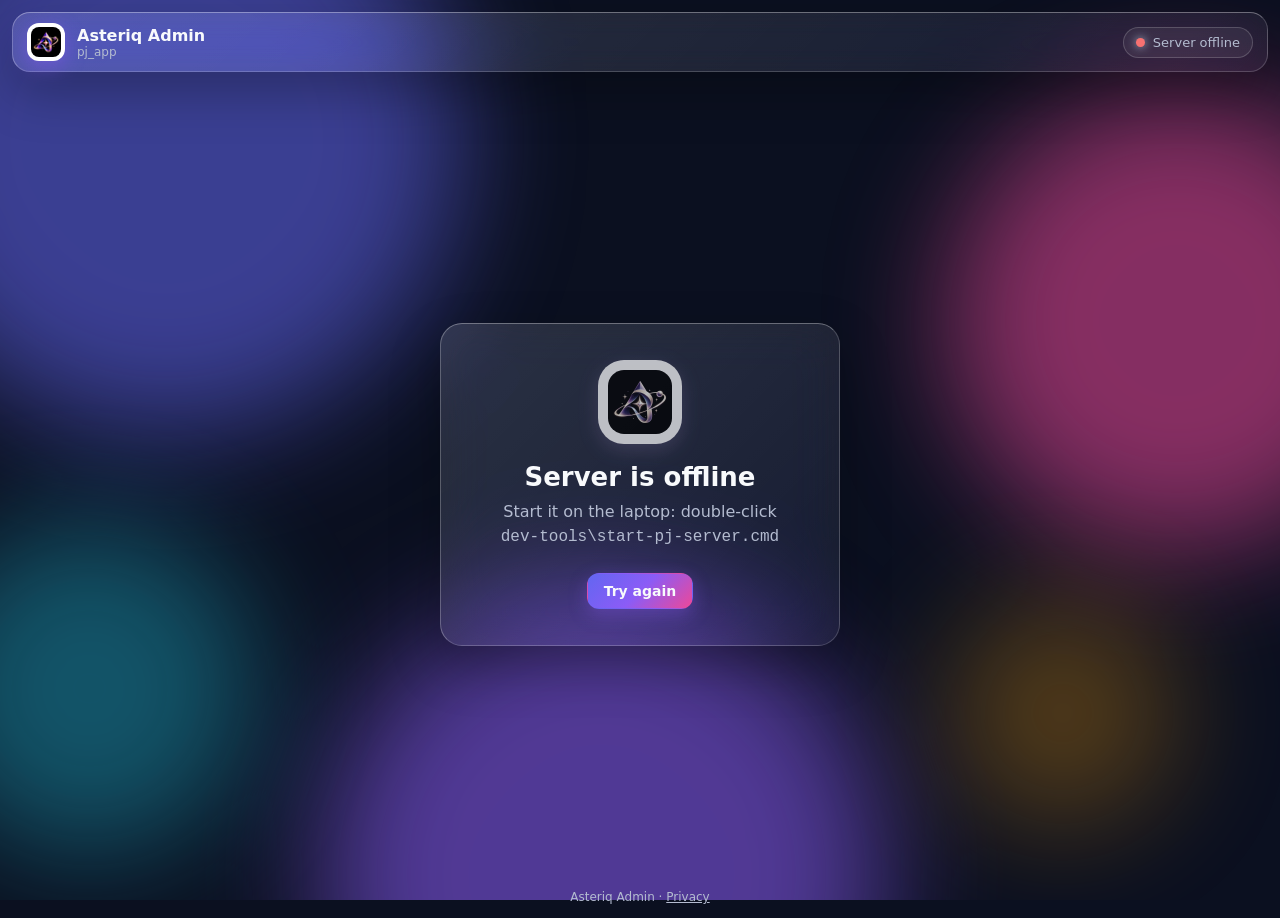
<file: index.html>
<!doctype html>
<html lang="en">
<head>
  <meta charset="utf-8">
  <meta name="viewport" content="width=device-width, initial-scale=1">
  <meta name="robots" content="noindex, nofollow">
  <meta name="referrer" content="no-referrer">
  <meta name="author" content="Prasidha Jagtap">
  <!-- Only this site, Google Sign-In, the GitHub API (server discovery) and the Asteriq server may be used.
       style-src allows inline styles because Google's sign-in button injects its own; scripts stay strict. -->
  <meta http-equiv="Content-Security-Policy" content="default-src 'self';
    script-src 'self' https://accounts.google.com/gsi/client;
    style-src 'self' 'unsafe-inline' https://accounts.google.com/gsi/style;
    frame-src https://accounts.google.com/gsi/;
    connect-src 'self' https://accounts.google.com/gsi/ https://api.github.com https://*.trycloudflare.com http://localhost:3000;
    img-src 'self' data: blob: https://*.googleusercontent.com https://*.trycloudflare.com http://localhost:3000;
    object-src 'none'; base-uri 'none'; form-action 'none'">
  <title>Asteriq Admin</title>
  <link rel="icon" id="favicon" href="icon.png">
  <link rel="stylesheet" href="styles.css">
  <script src="https://accounts.google.com/gsi/client" async defer></script>
</head>
<body>
  <div class="bg" aria-hidden="true"><span></span><span></span><span></span><span></span><span></span></div>

  <header class="topbar glass">
    <div class="brand"><img id="brandLogo" class="logo-img brand-img" src="icon.png" alt="Asteriq logo"><div><b>Asteriq Admin</b><small id="dbName">pj_app</small></div></div>
    <div class="topbar-right">
      <button id="serverPill" class="pill" title="Server status">
        <i class="dot"></i><span id="serverText">Finding server…</span>
      </button>
      <div id="adminBox" class="admin hidden">
        <img id="adminPic" alt="">
        <span id="adminEmail"></span>
        <button id="signOutBtn" class="btn ghost small">Sign out</button>
      </div>
    </div>
  </header>

  <!-- Sign in -->
  <main id="loginView" class="center hidden">
    <section class="glass card login">
      <img class="logo-img big brand-img" src="icon.png" alt="Asteriq logo">
      <h1>Database admin</h1>
      <p class="muted">Sign in with your admin Google account.</p>
      <div id="googleBtn"></div>
      <p id="loginError" class="error"></p>
    </section>
  </main>

  <!-- Server offline -->
  <main id="offlineView" class="center hidden">
    <section class="glass card login">
      <img class="logo-img big dim brand-img" src="icon.png" alt="Asteriq logo">
      <h1>Server is offline</h1>
      <p class="muted">Start it on the laptop: double-click<br><code>dev-tools\start-pj-server.cmd</code></p>
      <button id="retryBtn" class="btn primary">Try again</button>
    </section>
  </main>

  <!-- App -->
  <main id="appView" class="layout hidden">
    <aside class="glass sidebar">
      <div class="nav-title first">Control</div>
      <button class="nav-item control" data-panel="usersView" data-load="users"><span>👤 Users</span></button>
      <button class="nav-item control" data-panel="settingsView" data-load="settings"><span>🎛 App settings</span></button>
      <button class="nav-item control" data-panel="iconView" data-load="icons"><span>🪔 Home-screen icon</span></button>
      <button class="nav-item control" data-panel="announceView" data-load="announcements"><span>📣 Announcements</span></button>
      <button class="nav-item control" data-panel="releasesView" data-load="releases"><span>📦 Releases</span></button>
      <button class="nav-item control" data-panel="securityView" data-load="security"><span>🛡 Security</span></button>
      <button class="nav-item control" data-panel="serverView" data-load="server"><span>🖥 Server</span></button>
      <div class="nav-title">Data</div>
      <button id="sqlTab" class="nav-item sql" data-panel="sqlView"><span>⌘</span> SQL editor</button>
      <button id="changesTab" class="nav-item changes" data-panel="changesView"><span>🕘</span> Changes</button>
      <button id="logoTab" class="nav-item logo-nav" data-panel="logoView"><span>🎨</span> App logo</button>
      <div class="nav-title">Tables <button id="refreshTables" class="icon-btn" title="Refresh">↻</button></div>
      <nav id="tableList"></nav>
    </aside>

    <section id="tableView" class="glass panel hidden">
      <div class="panel-head">
        <div>
          <h2 id="tableTitle"></h2>
          <small id="tableMeta" class="muted"></small>
        </div>
        <div class="toolbar">
          <input id="searchInput" type="search" placeholder="Search all columns…">
          <button id="reloadRows" class="btn ghost" title="Reload">↻</button>
          <button id="addRowBtn" class="btn primary">+ Add row</button>
        </div>
      </div>
      <div class="grid-wrap"><table id="grid" class="grid"></table></div>
      <div class="pager">
        <span id="pageInfo" class="muted"></span>
        <div>
          <select id="pageSize"><option>25</option><option selected>50</option><option>100</option><option>200</option></select>
          <button id="prevPage" class="btn ghost small">‹ Prev</button>
          <button id="nextPage" class="btn ghost small">Next ›</button>
        </div>
      </div>
    </section>

    <section id="sqlView" class="glass panel hidden">
      <div class="panel-head">
        <div><h2>SQL editor</h2><small class="muted">One statement at a time · Ctrl+Enter to run · changes ask for confirmation</small></div>
        <div class="toolbar">
          <select id="historySelect"><option value="">History…</option></select>
          <button id="runSql" class="btn primary">▶ Run</button>
        </div>
      </div>
      <textarea id="sqlInput" spellcheck="false" placeholder="SELECT * FROM users ORDER BY last_login_at DESC LIMIT 20;"></textarea>
      <div id="sqlStatus" class="muted sql-status"></div>
      <div class="grid-wrap"><table id="sqlGrid" class="grid"></table></div>
    </section>

    <section id="changesView" class="glass panel hidden">
      <div class="panel-head">
        <div><h2>Changes</h2><small id="runningVersion" class="muted"></small></div>
        <div class="toolbar">
          <input id="changesSearch" type="search" placeholder="Filter changes…">
          <select id="changesType"><option value="">All types</option></select>
          <button id="reloadChanges" class="btn ghost" title="Reload">↻</button>
        </div>
      </div>
      <ol id="changesList" class="timeline"></ol>
    </section>

    <section id="logoView" class="glass panel hidden">
      <div class="panel-head">
        <div><h2>App logo</h2><small class="muted">The emblem shown in the app and here (swap it for festivals). PNG or SVG with a transparent background. For the icon on phones' home screens, see Home-screen icon.</small></div>
        <div class="toolbar"><button id="reloadLogo" class="btn ghost" title="Reload">↻</button></div>
      </div>
      <div class="logo-module">
        <div class="logo-block">
          <h3>Current logo</h3>
          <div class="logo-previews">
            <div class="logo-tile light" data-label="On light"><img id="currentLogoLight" alt="Current logo on light background"></div>
            <div class="logo-tile dark" data-label="On dark"><img id="currentLogoDark" alt="Current logo on dark background"></div>
          </div>
          <small id="currentLogoMeta" class="muted"></small>
        </div>
        <div class="logo-block">
          <h3>Upload a new logo</h3>
          <label id="logoDrop" class="dropzone" tabindex="0">
            <input id="logoFile" type="file" accept=".png,.svg,image/png,image/svg+xml" hidden>
            <span class="drop-icon">⬆</span>
            <b>Choose a file or drop it here</b>
            <small class="muted">PNG (with transparency, 64–4096 px, max 1 MB) or SVG (max 512 KB)</small>
          </label>
          <div id="newLogoPreview" class="hidden">
            <div class="logo-previews">
              <div class="logo-tile light checker" data-label="Transparency"><img id="newLogoLight" alt="New logo on light background"></div>
              <div class="logo-tile dark" data-label="On dark"><img id="newLogoDark" alt="New logo on dark background"></div>
            </div>
            <small id="newLogoMeta" class="muted"></small>
          </div>
          <p id="logoError" class="error"></p>
          <button id="publishLogo" class="btn primary" disabled>Publish logo</button>
        </div>
      </div>
      <h3 class="history-title">Previous logos</h3>
      <div id="logoHistory" class="logo-history"></div>
    </section>


    <section id="usersView" class="glass panel hidden">
      <div class="panel-head">
        <div><h2>Users</h2><small class="muted">Find a user, see their astrology profile and activity, suspend, sign out everywhere, export or erase</small></div>
        <div class="toolbar"><input id="userSearch" type="search" placeholder="Name or email…"><label class="check"><input id="userSuspendedOnly" type="checkbox"> Suspended only</label><button class="btn ghost" data-reload="users" title="Reload">↻</button></div>
      </div>
      <div class="scroll" id="usersBody"></div>
    </section>

    <section id="settingsView" class="glass panel hidden">
      <div class="panel-head">
        <div><h2>App settings</h2><small class="muted">Changes reach every phone within seconds, without a new build</small></div>
        <div class="toolbar"><button class="btn ghost" data-reload="settings" title="Reload">↻</button></div>
      </div>
      <div class="scroll" id="settingsBody"></div>
    </section>

    <section id="iconView" class="glass panel hidden">
      <div class="panel-head">
        <div><h2>Home-screen icon</h2><small class="muted">Dress up the Asteriq icon on phones for festivals: pick when it shows, or take a suggestion</small></div>
        <div class="toolbar"><button class="btn ghost" data-reload="icons" title="Reload">↻</button></div>
      </div>
      <div class="scroll" id="iconBody"></div>
    </section>

    <section id="announceView" class="glass panel hidden">
      <div class="panel-head">
        <div><h2>Announcements</h2><small class="muted">Shown once in everyone&#39;s app, and sent as a push notification when push is set up</small></div>
        <div class="toolbar"><button class="btn ghost" data-reload="announcements" title="Reload">↻</button></div>
      </div>
      <div class="scroll" id="announceBody"></div>
    </section>

    <section id="releasesView" class="glass panel hidden">
      <div class="panel-head">
        <div><h2>Releases</h2><small class="muted">Which build phones are offered, and which build each user runs</small></div>
        <div class="toolbar"><button class="btn ghost" data-reload="releases" title="Reload">↻</button></div>
      </div>
      <div class="scroll" id="releasesBody"></div>
    </section>

    <section id="securityView" class="glass panel hidden">
      <div class="panel-head">
        <div><h2>Security</h2><small class="muted">Blocked requests, failed admin sign-ins, admin activity and who can use this panel</small></div>
        <div class="toolbar"><button class="btn ghost" data-reload="security" title="Reload">↻</button></div>
      </div>
      <div class="scroll" id="securityBody"></div>
    </section>

    <section id="serverView" class="glass panel hidden">
      <div class="panel-head">
        <div><h2>Server</h2><small class="muted">Health of the laptop server, database and background jobs</small></div>
        <div class="toolbar"><button class="btn ghost" data-reload="server" title="Reload">↻</button></div>
      </div>
      <div class="scroll" id="serverBody"></div>
    </section>

    <section id="emptyView" class="glass panel center-content">
      <img class="logo-img big brand-img" src="icon.png" alt="Asteriq logo">
      <h2>Asteriq control centre</h2>
      <p class="muted">Pick a screen on the left: users, app settings, announcements, releases, security and server, the logo, or browse the database tables.</p>
    </section>
  </main>

  <!-- Row editor / confirm dialogs -->
  <dialog id="rowDialog" class="glass dialog">
    <form id="rowForm" method="dialog">
      <h3 id="rowDialogTitle"></h3>
      <div id="rowFields" class="fields"></div>
      <p id="rowError" class="error"></p>
      <div class="dialog-actions">
        <button type="button" class="btn ghost" data-close>Cancel</button>
        <button type="submit" class="btn primary" id="rowSave">Save</button>
      </div>
    </form>
  </dialog>

  <dialog id="confirmDialog" class="glass dialog narrow">
    <h3 id="confirmTitle"></h3>
    <p id="confirmText" class="muted"></p>
    <pre id="confirmCode" class="hidden"></pre>
    <div class="dialog-actions">
      <button type="button" class="btn ghost" data-close>Cancel</button>
      <button type="button" class="btn danger" id="confirmOk">Confirm</button>
    </div>
  </dialog>

  <dialog id="infoDialog" class="glass dialog wide">
    <div id="infoContent"></div>
    <div class="dialog-actions"><button type="button" class="btn ghost" data-close>Close</button></div>
  </dialog>

  <dialog id="promptDialog" class="glass dialog narrow">
    <h3 id="promptTitle"></h3>
    <p id="promptText" class="muted"></p>
    <input id="promptInput" type="text" autocomplete="off">
    <p id="promptError" class="error"></p>
    <div class="dialog-actions">
      <button type="button" class="btn ghost" data-close>Cancel</button>
      <button type="button" class="btn danger" id="promptOk">Confirm</button>
    </div>
  </dialog>

  <footer class="credits">Asteriq Admin · <a href="privacy.html">Privacy</a></footer>

  <div id="toasts"></div>
  <script src="app.js"></script>
  <script src="control.js"></script>
</body>
</html>
</file>
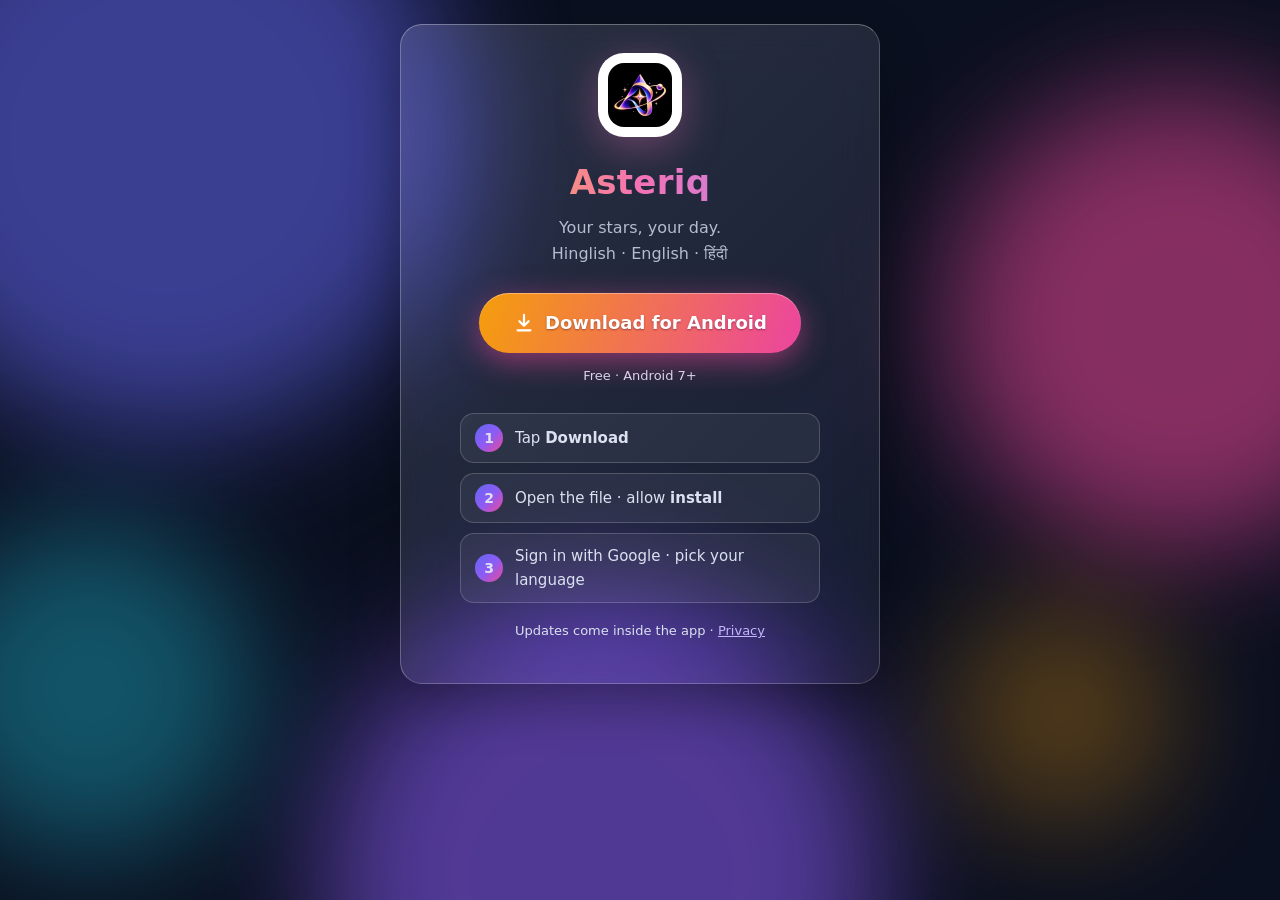
<file: get.html>
<!doctype html>
<html lang="en">
<head>
  <meta charset="utf-8">
  <meta name="viewport" content="width=device-width, initial-scale=1">
  <meta http-equiv="Content-Security-Policy" content="default-src 'none'; style-src 'self'; img-src 'self'; base-uri 'none'; form-action 'none'">
  <meta name="referrer" content="no-referrer">
  <meta name="description" content="Asteriq for Android: your birth chart and your day, in Hinglish, English or Hindi. Free.">
  <title>Get Asteriq</title>
  <link rel="icon" href="icon.png">
  <link rel="stylesheet" href="styles.css">
</head>
<body class="doc">
  <div class="bg" aria-hidden="true"><span></span><span></span><span></span><span></span><span></span></div>
  <main class="glass doc-card get-card">
    <img class="logo-img big get-logo" src="icon.png" alt="Asteriq logo">
    <h1>Asteriq</h1>
    <p class="lede">Your stars, your day.<br>Hinglish · English · हिंदी</p>

    <a class="dl-btn" href="https://github.com/prasidhajagtap/pj-admin/releases/latest/download/Asteriq.apk">
      <svg class="dl-icon" viewBox="0 0 24 24" aria-hidden="true"><path d="M12 3v12m0 0-5-5m5 5 5-5M5 20h14"/></svg>
      <span>Download for Android</span>
    </a>
    <p class="muted small">Free · Android 7+</p>

    <ol class="get-steps">
      <li><span class="step-n">1</span><span>Tap <b>Download</b></span></li>
      <li><span class="step-n">2</span><span>Open the file · allow <b>install</b></span></li>
      <li><span class="step-n">3</span><span>Sign in with Google · pick your language</span></li>
    </ol>

    <p class="muted small">Updates come inside the app · <a href="privacy.html">Privacy</a></p>
  </main>
</body>
</html>
</file>
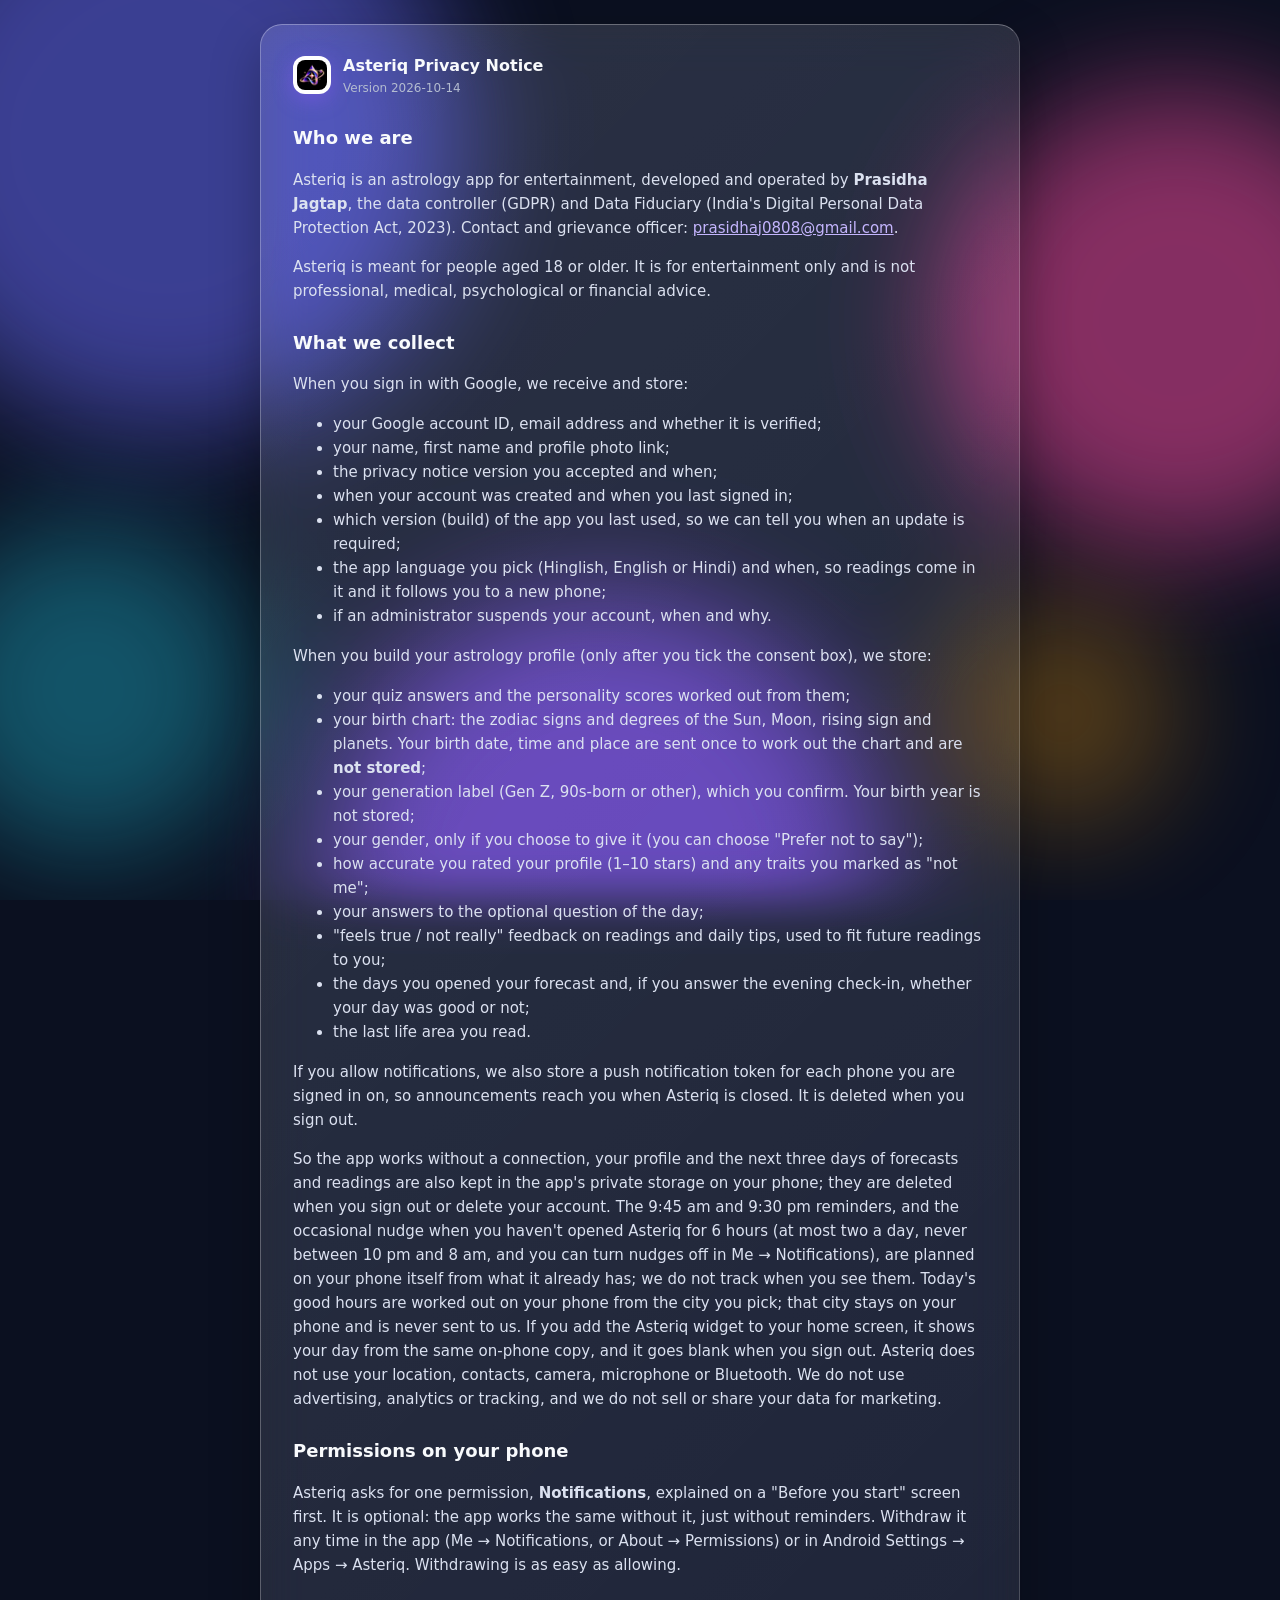
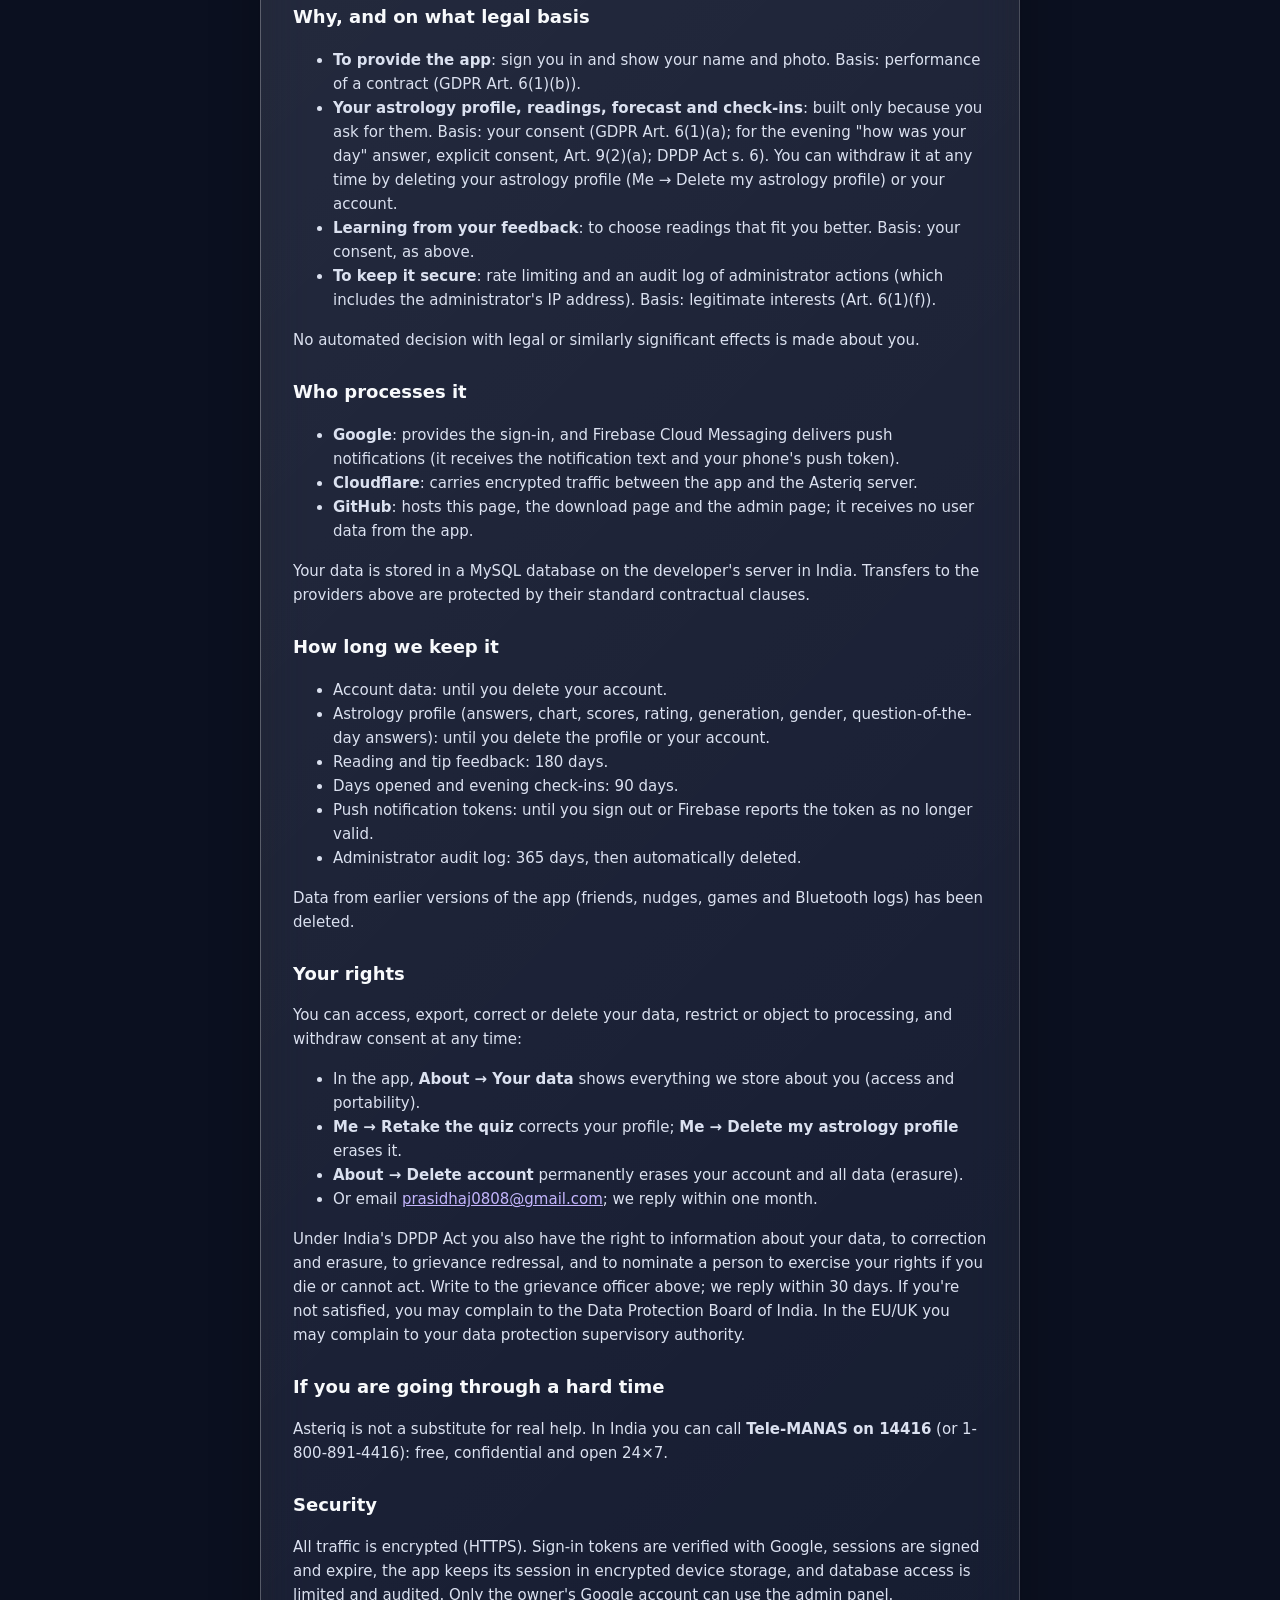
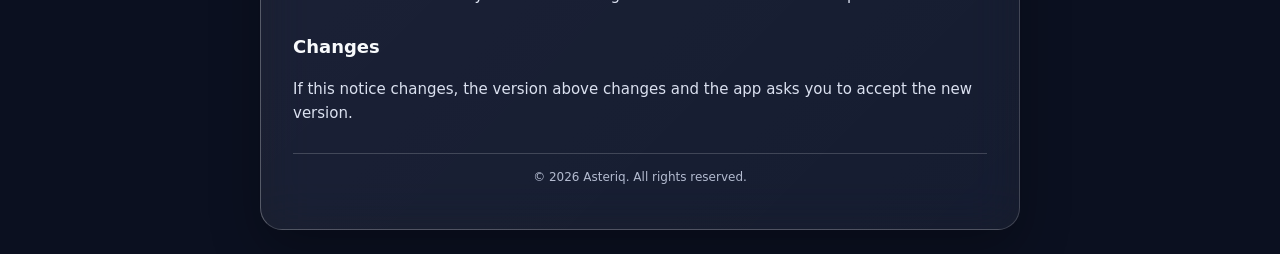
<file: privacy.html>
<!doctype html>
<html lang="en">
<head>
  <meta charset="utf-8">
  <meta name="viewport" content="width=device-width, initial-scale=1">
  <meta http-equiv="Content-Security-Policy" content="default-src 'none'; style-src 'self'; img-src 'self'; base-uri 'none'; form-action 'none'">
  <meta name="referrer" content="no-referrer">
  <title>Asteriq Privacy Notice</title>
  <link rel="icon" href="icon.png">
  <link rel="stylesheet" href="styles.css">
</head>
<body class="doc">
  <div class="bg" aria-hidden="true"><span></span><span></span><span></span><span></span><span></span></div>
  <main class="glass doc-card">
    <div class="brand"><img src="icon.png" alt="Asteriq logo" class="logo-img"><div><b>Asteriq Privacy Notice</b><small>Version 2026-10-14</small></div></div>

    <h2>Who we are</h2>
    <p>Asteriq is an astrology app for entertainment, developed and operated by <b>Prasidha Jagtap</b>, the data
      controller (GDPR) and Data Fiduciary (India's Digital Personal Data Protection Act, 2023).
      Contact and grievance officer: <a href="mailto:prasidhaj0808@gmail.com">prasidhaj0808@gmail.com</a>.</p>
    <p>Asteriq is meant for people aged 18 or older. It is for entertainment only and is not
      professional, medical, psychological or financial advice.</p>

    <h2>What we collect</h2>
    <p>When you sign in with Google, we receive and store:</p>
    <ul>
      <li>your Google account ID, email address and whether it is verified;</li>
      <li>your name, first name and profile photo link;</li>
      <li>the privacy notice version you accepted and when;</li>
      <li>when your account was created and when you last signed in;</li>
      <li>which version (build) of the app you last used, so we can tell you when an update is required;</li>
      <li>the app language you pick (Hinglish, English or Hindi) and when, so readings come in it and it follows you to a new phone;</li>
      <li>if an administrator suspends your account, when and why.</li>
    </ul>
    <p>When you build your astrology profile (only after you tick the consent box), we store:</p>
    <ul>
      <li>your quiz answers and the personality scores worked out from them;</li>
      <li>your birth chart: the zodiac signs and degrees of the Sun, Moon, rising sign and planets.
        Your birth date, time and place are sent once to work out the chart and are <b>not stored</b>;</li>
      <li>your generation label (Gen Z, 90s-born or other), which you confirm. Your birth year is not stored;</li>
      <li>your gender, only if you choose to give it (you can choose "Prefer not to say");</li>
      <li>how accurate you rated your profile (1–10 stars) and any traits you marked as "not me";</li>
      <li>your answers to the optional question of the day;</li>
      <li>"feels true / not really" feedback on readings and daily tips, used to fit future readings to you;</li>
      <li>the days you opened your forecast and, if you answer the evening check-in, whether your day was good or not;</li>
      <li>the last life area you read.</li>
    </ul>
    <p>If you allow notifications, we also store a push notification token for each phone you are signed in on, so
      announcements reach you when Asteriq is closed. It is deleted when you sign out.</p>
    <p>So the app works without a connection, your profile and the next three days of forecasts and readings are also kept
      in the app's private storage on your phone; they are deleted when you sign out or delete your account.
      The 9:45 am and 9:30 pm reminders, and the occasional nudge when you haven't opened Asteriq for 6 hours
      (at most two a day, never between 10 pm and 8 am, and you can turn nudges off in Me → Notifications),
      are planned on your phone itself from what it already has; we do not track when you see them.
      Today's good hours are worked out on your phone from the city you pick; that city stays on your phone and is
      never sent to us. If you add the Asteriq widget to your home screen, it shows your day from the same
      on-phone copy, and it goes blank when you sign out.
      Asteriq does not use your location, contacts, camera, microphone or Bluetooth.
      We do not use advertising, analytics or tracking, and we do not sell or share your data for marketing.</p>

    <h2>Permissions on your phone</h2>
    <p>Asteriq asks for one permission, <b>Notifications</b>, explained on a "Before you start" screen first. It is
      optional: the app works the same without it, just without reminders. Withdraw it any time in the app
      (Me → Notifications, or About → Permissions) or in Android Settings → Apps → Asteriq. Withdrawing is as easy as allowing.</p>

    <h2>Why, and on what legal basis</h2>
    <ul>
      <li><b>To provide the app</b>: sign you in and show your name and photo. Basis: performance of a contract (GDPR Art. 6(1)(b)).</li>
      <li><b>Your astrology profile, readings, forecast and check-ins</b>: built only because you ask for them.
        Basis: your consent (GDPR Art. 6(1)(a); for the evening "how was your day" answer, explicit consent, Art. 9(2)(a); DPDP Act s. 6).
        You can withdraw it at any time by deleting your astrology profile (Me → Delete my astrology profile) or your account.</li>
      <li><b>Learning from your feedback</b>: to choose readings that fit you better. Basis: your consent, as above.</li>
      <li><b>To keep it secure</b>: rate limiting and an audit log of administrator actions (which includes the administrator's IP address). Basis: legitimate interests (Art. 6(1)(f)).</li>
    </ul>
    <p>No automated decision with legal or similarly significant effects is made about you.</p>

    <h2>Who processes it</h2>
    <ul>
      <li><b>Google</b>: provides the sign-in, and Firebase Cloud Messaging delivers push notifications
        (it receives the notification text and your phone's push token).</li>
      <li><b>Cloudflare</b>: carries encrypted traffic between the app and the Asteriq server.</li>
      <li><b>GitHub</b>: hosts this page, the download page and the admin page; it receives no user data from the app.</li>
    </ul>
    <p>Your data is stored in a MySQL database on the developer's server in India. Transfers to the providers above are protected by their standard contractual clauses.</p>

    <h2>How long we keep it</h2>
    <ul>
      <li>Account data: until you delete your account.</li>
      <li>Astrology profile (answers, chart, scores, rating, generation, gender, question-of-the-day answers): until you delete the profile or your account.</li>
      <li>Reading and tip feedback: 180 days.</li>
      <li>Days opened and evening check-ins: 90 days.</li>
      <li>Push notification tokens: until you sign out or Firebase reports the token as no longer valid.</li>
      <li>Administrator audit log: 365 days, then automatically deleted.</li>
    </ul>
    <p>Data from earlier versions of the app (friends, nudges, games and Bluetooth logs) has been deleted.</p>

    <h2>Your rights</h2>
    <p>You can access, export, correct or delete your data, restrict or object to processing, and withdraw consent at any time:</p>
    <ul>
      <li>In the app, <b>About → Your data</b> shows everything we store about you (access and portability).</li>
      <li><b>Me → Retake the quiz</b> corrects your profile; <b>Me → Delete my astrology profile</b> erases it.</li>
      <li><b>About → Delete account</b> permanently erases your account and all data (erasure).</li>
      <li>Or email <a href="mailto:prasidhaj0808@gmail.com">prasidhaj0808@gmail.com</a>; we reply within one month.</li>
    </ul>
    <p>Under India's DPDP Act you also have the right to information about your data, to correction and erasure,
      to grievance redressal, and to nominate a person to exercise your rights if you die or cannot act.
      Write to the grievance officer above; we reply within 30 days. If you're not satisfied, you may complain to the
      Data Protection Board of India. In the EU/UK you may complain to your data protection supervisory authority.</p>

    <h2>If you are going through a hard time</h2>
    <p>Asteriq is not a substitute for real help. In India you can call <b>Tele-MANAS on 14416</b>
      (or 1-800-891-4416): free, confidential and open 24×7.</p>

    <h2>Security</h2>
    <p>All traffic is encrypted (HTTPS). Sign-in tokens are verified with Google, sessions are signed and expire,
      the app keeps its session in encrypted device storage, and database access is limited and audited.
      Only the owner's Google account can use the admin panel.</p>

    <h2>Changes</h2>
    <p>If this notice changes, the version above changes and the app asks you to accept the new version.</p>

    <footer class="credits">© 2026 Asteriq. All rights reserved.</footer>
  </main>
</body>
</html>
</file>
<file: styles.css>
:root {
  --bg: #0b1020;
  --indigo: #6366f1; --violet: #8b5cf6; --pink: #ec4899; --cyan: #22d3ee; --amber: #f59e0b;
  --text: #f8fafc; --muted: #b4bcd0; --danger: #f87171; --ok: #34d399;
  --glass: linear-gradient(135deg, rgba(255,255,255,.14), rgba(255,255,255,.05));
  --edge: rgba(255,255,255,.18);
  --brand: linear-gradient(135deg, var(--indigo), var(--violet), var(--pink));
  --radius: 22px;
  font-family: Inter, Roboto, "Segoe UI", system-ui, sans-serif;
  color-scheme: dark;
}
* { box-sizing: border-box; }
html, body { margin: 0; min-height: 100%; }
body { background: var(--bg); color: var(--text); overflow-x: hidden; }
.hidden { display: none !important; }
.muted { color: var(--muted); }
code, pre, textarea, .grid td { font-family: "JetBrains Mono", Consolas, ui-monospace, monospace; }

/* Slowly drifting colour blobs behind the glass */
.bg { position: fixed; inset: 0; z-index: -1; overflow: hidden; }
.bg span { position: absolute; border-radius: 50%; filter: blur(60px); opacity: .55; animation: drift 40s ease-in-out infinite alternate; }
.bg span:nth-child(1) { width: 46vmax; height: 46vmax; background: var(--indigo); left: -10vmax; top: -12vmax; }
.bg span:nth-child(2) { width: 36vmax; height: 36vmax; background: var(--pink); right: -10vmax; top: 10vh; animation-duration: 34s; animation-delay: -8s; }
.bg span:nth-child(3) { width: 44vmax; height: 44vmax; background: var(--violet); left: 25vw; bottom: -20vmax; animation-duration: 46s; }
.bg span:nth-child(4) { width: 26vmax; height: 26vmax; background: var(--cyan); left: -6vmax; bottom: 5vh; opacity: .35; animation-duration: 38s; animation-delay: -15s; }
.bg span:nth-child(5) { width: 18vmax; height: 18vmax; background: var(--amber); right: 8vw; bottom: 8vh; opacity: .3; animation-duration: 30s; }
@keyframes drift {
  0% { transform: translate(0, 0) scale(1); }
  50% { transform: translate(6vw, 4vh) scale(1.08); }
  100% { transform: translate(-4vw, 7vh) scale(.95); }
}
@media (prefers-reduced-motion: reduce) { .bg span { animation: none; } }

/* Glass */
.glass {
  background: var(--glass);
  backdrop-filter: blur(24px) saturate(140%);
  -webkit-backdrop-filter: blur(24px) saturate(140%);
  border: 1px solid var(--edge);
  border-top-color: rgba(255,255,255,.35);
  border-left-color: rgba(255,255,255,.28);
  border-radius: var(--radius);
  box-shadow: 0 20px 50px rgba(0,0,0,.28);
}


.topbar { position: sticky; top: 12px; z-index: 5; margin: 12px; padding: 10px 14px; display: flex; align-items: center; justify-content: space-between; gap: 12px; border-radius: 18px; }
.brand { display: flex; align-items: center; gap: 12px; }
.brand small { display: block; color: var(--muted); font-size: 12px; }
.topbar-right { display: flex; align-items: center; gap: 12px; min-width: 0; }
.pill { display: flex; align-items: center; gap: 8px; padding: 7px 12px; border-radius: 999px; border: 1px solid var(--edge); background: rgba(255,255,255,.06);
  color: var(--muted); font: inherit; font-size: 13px; cursor: pointer; max-width: 46vw; overflow: hidden; white-space: nowrap; text-overflow: ellipsis; }
.dot { width: 9px; height: 9px; border-radius: 50%; background: var(--amber); flex: none; box-shadow: 0 0 10px currentColor; }
.pill.online .dot { background: var(--ok); } .pill.offline .dot { background: var(--danger); }
.admin { display: flex; align-items: center; gap: 10px; font-size: 13px; color: var(--muted); }
.admin img { width: 30px; height: 30px; border-radius: 50%; border: 2px solid rgba(255,255,255,.4); }

.center { min-height: calc(100vh - 100px); display: grid; place-items: center; padding: 16px; }
.card { padding: 36px 32px; text-align: center; max-width: 400px; width: 100%; }
.card h1 { margin: 0 0 8px; font-size: 26px; }
.card p { margin: 0 0 24px; line-height: 1.5; }
#googleBtn { display: flex; justify-content: center; min-height: 44px; }
.error { color: #fca5a5; min-height: 1.2em; margin: 14px 0 0 !important; font-size: 14px; }

/* Layout */
.layout { display: grid; grid-template-columns: 250px 1fr; gap: 12px; padding: 0 12px 12px; height: calc(100vh - 88px); }
.sidebar { padding: 12px; overflow: auto; }
.nav-title { display: flex; align-items: center; justify-content: space-between; margin: 18px 8px 8px; font-size: 12px; text-transform: uppercase; letter-spacing: .1em; color: var(--muted); }
.nav-item { display: flex; width: 100%; align-items: center; justify-content: space-between; gap: 8px; padding: 10px 12px; margin: 2px 0; border: 1px solid transparent; border-radius: 12px;
  background: none; color: var(--text); font: inherit; font-size: 14px; text-align: left; cursor: pointer; transition: background .2s, border-color .2s; }
.nav-item:hover { background: rgba(255,255,255,.07); }
.nav-item.active { background: rgba(255,255,255,.13); border-color: var(--edge); }
.nav-item small { color: var(--muted); font-size: 12px; }
.nav-item.sql { justify-content: flex-start; background: rgba(99,102,241,.18); border-color: rgba(99,102,241,.35); }
.nav-item.sql.active { background: rgba(99,102,241,.32); }

.panel { display: flex; flex-direction: column; padding: 16px; min-width: 0; overflow: hidden; }
.center-content { align-items: center; justify-content: center; text-align: center; }
.panel-head { display: flex; justify-content: space-between; align-items: flex-start; gap: 12px; flex-wrap: wrap; margin-bottom: 12px; }
.panel-head h2 { margin: 0; font-size: 20px; }
.toolbar { display: flex; gap: 8px; flex-wrap: wrap; }

input, select, textarea { font: inherit; color: var(--text); background: rgba(0,0,0,.22); border: 1px solid var(--edge); border-radius: 12px; padding: 9px 12px; outline: none; transition: border-color .2s, box-shadow .2s; }
input:focus, select:focus, textarea:focus { border-color: var(--violet); box-shadow: 0 0 0 3px rgba(139,92,246,.25); }
select option { background: #1b2035; }
#searchInput { width: 240px; }

.btn { font: inherit; font-size: 14px; font-weight: 600; padding: 9px 16px; border-radius: 12px; border: 1px solid var(--edge); cursor: pointer; color: var(--text); background: rgba(255,255,255,.08); transition: transform .12s, background .2s, opacity .2s; }
.btn:hover { background: rgba(255,255,255,.16); } .btn:active { transform: scale(.97); }
.btn:disabled { opacity: .45; cursor: not-allowed; transform: none; }
.btn.primary { background: var(--brand); border-color: transparent; box-shadow: 0 6px 18px rgba(139,92,246,.35); }
.btn.danger { background: linear-gradient(135deg, #ef4444, #ec4899); border-color: transparent; }
.btn.ghost { background: rgba(255,255,255,.05); }
.btn.small { padding: 6px 12px; font-size: 13px; }
.icon-btn { background: none; border: none; color: var(--muted); cursor: pointer; font-size: 15px; }

/* Data grid */
.grid-wrap { flex: 1; overflow: auto; border-radius: 14px; border: 1px solid rgba(255,255,255,.1); background: rgba(0,0,0,.15); }
.grid { border-collapse: separate; border-spacing: 0; width: max-content; min-width: 100%; font-size: 13px; }
.grid th { position: sticky; top: 0; z-index: 1; background: rgba(27,32,53,.92); backdrop-filter: blur(10px); text-align: left; padding: 10px 12px; font-weight: 600; white-space: nowrap; border-bottom: 1px solid var(--edge); cursor: pointer; user-select: none; }
.grid th .type { display: block; font-weight: 400; color: var(--muted); font-size: 11px; }
.grid th.sorted::after { content: " ▲"; color: var(--violet); } .grid th.sorted.desc::after { content: " ▼"; }
.grid th.actions, .grid td.actions { position: sticky; right: 0; cursor: default; }
.grid td { padding: 8px 12px; border-bottom: 1px solid rgba(255,255,255,.06); max-width: 340px; overflow: hidden; text-overflow: ellipsis; white-space: nowrap; }
.grid td.actions { background: rgba(27,32,53,.9); white-space: nowrap; }
.grid tr:hover td { background: rgba(255,255,255,.05); }
.grid .null { color: #64748b; font-style: italic; }
.grid .pk { color: #c4b5fd; }
.row-btn { background: none; border: 1px solid transparent; color: var(--muted); border-radius: 8px; padding: 3px 7px; cursor: pointer; font-size: 14px; }
.row-btn:hover { color: var(--text); border-color: var(--edge); background: rgba(255,255,255,.08); }
.row-btn.del:hover { color: var(--danger); }
.pager { display: flex; justify-content: space-between; align-items: center; gap: 8px; margin-top: 10px; font-size: 13px; }
.pager > div { display: flex; gap: 8px; align-items: center; }

/* SQL editor */
#sqlInput { width: 100%; min-height: 180px; resize: vertical; line-height: 1.55; font-size: 14px; tab-size: 2; }
.sql-status { margin: 10px 2px; font-size: 13px; min-height: 1.2em; }
.sql-status.ok { color: var(--ok); } .sql-status.err { color: #fca5a5; }

/* Dialogs */
.dialog { padding: 24px; width: min(560px, calc(100vw - 32px)); color: var(--text); background: linear-gradient(135deg, rgba(40,44,70,.82), rgba(25,28,48,.88)); }
.dialog.narrow { width: min(440px, calc(100vw - 32px)); }
.dialog::backdrop { background: rgba(5,8,20,.55); backdrop-filter: blur(6px); }
.dialog[open] { animation: pop .22s ease-out; }
@keyframes pop { from { transform: translateY(10px) scale(.97); opacity: 0; } }
.dialog h3 { margin: 0 0 16px; }
.fields { display: grid; gap: 12px; max-height: 60vh; overflow: auto; padding-right: 4px; }
.field label { display: flex; justify-content: space-between; gap: 8px; font-size: 13px; margin-bottom: 5px; }
.field label small { color: var(--muted); font-family: Consolas, monospace; }
.field input[type=text], .field textarea { width: 100%; }
.field textarea { min-height: 70px; resize: vertical; }
.field .null-toggle { display: inline-flex; gap: 5px; align-items: center; color: var(--muted); font-size: 12px; }
.field.readonly input { opacity: .6; }
.dialog-actions { display: flex; justify-content: flex-end; gap: 10px; margin-top: 20px; }
pre { background: rgba(0,0,0,.3); padding: 12px; border-radius: 12px; max-height: 200px; overflow: auto; white-space: pre-wrap; font-size: 12px; }

/* Toasts */
#toasts { position: fixed; bottom: 18px; right: 18px; display: grid; gap: 8px; z-index: 50; }
.toast { padding: 12px 16px; border-radius: 14px; font-size: 14px; max-width: 380px; animation: pop .25s ease-out; }
.toast.ok { border-left: 4px solid var(--ok); } .toast.err { border-left: 4px solid var(--danger); }

@media (max-width: 760px) {
  .layout { grid-template-columns: 1fr; height: auto; }
  .sidebar { max-height: 220px; }
  .panel { min-height: 70vh; }
  #searchInput { width: 100%; }
  .admin span { display: none; }
}

/* Change log timeline */
.nav-item.changes { justify-content: flex-start; background: rgba(236,72,153,.14); border-color: rgba(236,72,153,.3); margin-top: 6px; }
.nav-item.changes.active { background: rgba(236,72,153,.28); }
.timeline { list-style: none; margin: 0; padding: 4px 4px 4px 22px; overflow: auto; flex: 1; position: relative; }
.timeline::before { content: ""; position: absolute; left: 9px; top: 8px; bottom: 8px; width: 2px; background: linear-gradient(var(--indigo), var(--pink)); opacity: .5; }
.timeline li { position: relative; padding: 10px 14px; margin: 0 0 10px; border-radius: 14px; background: rgba(255,255,255,.05); border: 1px solid rgba(255,255,255,.08); animation: pop .3s ease-out both; }
.timeline li::before { content: ""; position: absolute; left: -19px; top: 16px; width: 10px; height: 10px; border-radius: 50%; background: var(--violet); box-shadow: 0 0 10px var(--violet); }
.timeline .when { font-size: 12px; color: var(--muted); font-family: Consolas, monospace; }
.timeline .title { font-weight: 600; margin: 4px 0 2px; }
.timeline .summary { font-size: 13px; color: var(--muted); line-height: 1.45; }
.tag { display: inline-block; font-size: 11px; padding: 2px 8px; border-radius: 999px; margin-left: 6px; border: 1px solid var(--edge); text-transform: uppercase; letter-spacing: .05em; }
.tag.feat { color: #a5b4fc; } .tag.fix { color: #fca5a5; } .tag.ui { color: #f9a8d4; } .tag.db { color: #fcd34d; }
.tag.infra { color: #67e8f9; } .tag.ci { color: #86efac; } .tag.docs { color: #d8b4fe; } .tag.sec { color: #fdba74; }
.tag.area { color: var(--muted); text-transform: none; }
.timeline a { color: #c4b5fd; }
/* Logo image (served from the PJ database when the server is online) */
.logo-img { width: 38px; height: 38px; border-radius: 12px; object-fit: cover; box-shadow: 0 6px 20px rgba(139,92,246,.45); }
.logo-img.big { display: block; width: 84px; height: 84px; border-radius: 26px; margin: 0 auto 18px; }
.logo-img.dim { filter: grayscale(.7); opacity: .7; }

/* Credits */
.credits { text-align: center; font-size: 12px; color: var(--muted); padding: 6px 12px 14px; }
.credits a { color: var(--muted); }

/* Privacy notice page */
body.doc { padding: 24px 16px; }
.doc-card { max-width: 760px; margin: 0 auto; padding: 28px 32px; line-height: 1.6; }
.doc-card h2 { font-size: 18px; margin: 26px 0 6px; }
.doc-card p, .doc-card li { color: #dbe1f0; font-size: 15px; }
.doc-card a { color: #c4b5fd; }
.doc-card .brand small { display: block; color: var(--muted); font-size: 12px; }
.doc-card .credits { margin-top: 28px; border-top: 1px solid var(--edge); padding-top: 14px; }
.layout { height: calc(100vh - 118px); }
/* ---------- Click feedback ---------- */
.btn, .nav-item, .row-btn, .icon-btn, .pill { position: relative; overflow: hidden; transition: transform .12s ease, background .2s, box-shadow .2s, opacity .2s; }
.btn:hover:not(:disabled) { transform: translateY(-1px); box-shadow: 0 8px 22px rgba(0,0,0,.25); }
.btn:active:not(:disabled), .nav-item:active, .row-btn:active, .icon-btn:active, .pill:active { transform: scale(.95); }
.btn:focus-visible, .nav-item:focus-visible, .row-btn:focus-visible, .icon-btn:focus-visible, .pill:focus-visible, .dropzone:focus-visible { outline: 2px solid var(--violet); outline-offset: 2px; }
.ripple { position: absolute; border-radius: 50%; pointer-events: none; background: rgba(255,255,255,.45); transform: scale(0); animation: ripple .55s ease-out forwards; }
@keyframes ripple { to { transform: scale(2.6); opacity: 0; } }
/* Busy buttons: spinner + "working" label, no double clicks */
.btn.loading { color: transparent !important; pointer-events: none; }
.btn.loading::after { content: ""; position: absolute; inset: 0; margin: auto; width: 16px; height: 16px; border-radius: 50%;
  border: 2px solid rgba(255,255,255,.35); border-top-color: #fff; animation: spin .7s linear infinite; }
.icon-btn.loading, .btn.icon-only.loading { animation: spin .8s linear infinite; }
@keyframes spin { to { transform: rotate(360deg); } }
.nav-item.active::before { content: ""; position: absolute; left: 0; top: 20%; bottom: 20%; width: 3px; border-radius: 3px; background: var(--brand); }
/* Loading placeholders */
.skeleton td { padding: 12px; }
.skeleton span { display: block; height: 10px; border-radius: 6px; background: linear-gradient(90deg, rgba(255,255,255,.06), rgba(255,255,255,.16), rgba(255,255,255,.06)); background-size: 200% 100%; animation: shimmer 1.2s infinite; }
@keyframes shimmer { from { background-position: 200% 0; } to { background-position: -200% 0; } }
.flash { animation: flash 1.2s ease-out; }
@keyframes flash { from { background: rgba(52,211,153,.25); } }

/* ---------- Logo (white tile so the navy logo reads on dark glass) ---------- */
.logo-img { background: #fff; padding: 4px; }
.logo-img.big { padding: 10px; }

/* ---------- App logo module ---------- */
.logo-nav { justify-content: flex-start; background: rgba(245,158,11,.14); border-color: rgba(245,158,11,.3); margin-top: 6px; }
.logo-nav.active { background: rgba(245,158,11,.28); }
.logo-module { display: grid; grid-template-columns: repeat(auto-fit, minmax(280px, 1fr)); gap: 16px; overflow: auto; }
.logo-block { background: rgba(255,255,255,.05); border: 1px solid rgba(255,255,255,.1); border-radius: 18px; padding: 16px; display: grid; gap: 12px; align-content: start; }
.logo-block h3, .history-title { margin: 0; font-size: 15px; }
.history-title { margin: 18px 0 10px; }
.logo-previews { display: grid; grid-template-columns: 1fr 1fr; gap: 10px; }
.logo-tile { aspect-ratio: 1; border-radius: 18px; display: grid; place-items: center; padding: 14%; border: 1px solid rgba(255,255,255,.12); }
.logo-tile.light { background: #fff; }
.logo-tile.dark { background: #0b1020; }
.logo-tile.checker { background: repeating-conic-gradient(#e5e7eb 0 25%, #fff 0 50%) 0 0 / 20px 20px; }
.logo-tile img { width: 100%; height: 100%; object-fit: contain; }
.dropzone { display: grid; justify-items: center; gap: 6px; padding: 26px 16px; border: 2px dashed rgba(255,255,255,.25); border-radius: 18px; cursor: pointer; text-align: center; transition: border-color .2s, background .2s, transform .12s; }
.dropzone:hover, .dropzone.over { border-color: var(--violet); background: rgba(139,92,246,.12); }
.dropzone:active { transform: scale(.98); }
.drop-icon { font-size: 26px; }
.logo-history { display: grid; grid-template-columns: repeat(auto-fill, minmax(150px, 1fr)); gap: 12px; padding-bottom: 8px; }
.history-card { background: rgba(255,255,255,.05); border: 1px solid rgba(255,255,255,.1); border-radius: 16px; padding: 10px; display: grid; gap: 8px; font-size: 12px; }
.history-card .logo-tile { padding: 12%; }
/* Busy state for small controls without room for a spinner */
.row-btn.loading, .pill.loading { opacity: .55; animation: pulse 1s ease-in-out infinite; pointer-events: none; }
@keyframes pulse { 50% { opacity: .25; } }

/* Sticky row actions sit on a solid background so long cells don't show through */
.grid td.actions { background: #1b2035; box-shadow: -12px 0 12px -6px rgba(0,0,0,.5); }
.grid tr:hover td.actions { background: #252a42; }
.logo-history > p { grid-column: 1 / -1; margin: 0; }
.logo-tile { position: relative; }
.logo-tile[data-label]::after { content: attr(data-label); position: absolute; bottom: 8px; left: 0; right: 0; text-align: center; font-size: 11px; letter-spacing: .04em; color: #64748b; }
.logo-tile.dark[data-label]::after { color: #94a3b8; }
/* ---------- Control centre ---------- */
.nav-title.first { margin-top: 4px; }
.nav-item.control { justify-content: space-between; }
.nav-item.control small { color: var(--ok); }
.scroll { flex: 1; overflow: auto; display: grid; gap: 14px; align-content: start; padding: 2px 4px 8px 2px; }
.stats { display: grid; grid-template-columns: repeat(auto-fill, minmax(170px, 1fr)); gap: 10px; }
.stat { display: grid; gap: 2px; padding: 14px 16px; border-radius: 16px; background: rgba(255,255,255,.06); border: 1px solid rgba(255,255,255,.1); min-height: 84px; align-content: start; }
.stat b { font-size: 24px; letter-spacing: -.01em; font-variant-numeric: tabular-nums; }
.stat span { font-size: 13px; color: var(--muted); }
.stat small { font-size: 12px; color: var(--muted); opacity: .85; }
.stat.ok { border-color: rgba(52,211,153,.35); } .stat.ok b { color: #6ee7b7; }
.stat.warn { border-color: rgba(245,158,11,.4); } .stat.warn b { color: #fcd34d; }
.stat.bad { border-color: rgba(248,113,113,.45); background: rgba(248,113,113,.08); } .stat.bad b { color: #fca5a5; }
.skeleton-card { background: linear-gradient(90deg, rgba(255,255,255,.04), rgba(255,255,255,.1), rgba(255,255,255,.04)); background-size: 200% 100%; animation: shimmer 1.2s infinite; }
.block { display: grid; gap: 10px; padding: 14px; border-radius: 18px; background: rgba(255,255,255,.04); border: 1px solid rgba(255,255,255,.08); min-width: 0; }
.block h3 { margin: 0; font-size: 15px; }
.two-col { display: grid; grid-template-columns: repeat(auto-fit, minmax(320px, 1fr)); gap: 14px; }
.grid-wrap.inline { flex: none; max-height: 420px; }
.grid.clickable tbody tr { cursor: pointer; }
.grid.clickable tbody tr:focus-visible td { background: rgba(139,92,246,.18); outline: none; }
.chips { display: flex; flex-wrap: wrap; gap: 6px; }
/* Home-screen icon */
.icon-now { display: flex; gap: 18px; align-items: center; flex-wrap: wrap; }
.icon-now img { width: 96px; height: 96px; border-radius: 50%; box-shadow: 0 8px 28px rgba(0,0,0,.45); }
.icon-now .status { display: grid; gap: 4px; min-width: 0; }
.icon-now .status b { font-size: 20px; }
.suggestions { display: grid; gap: 10px; grid-template-columns: repeat(auto-fill, minmax(260px, 1fr)); }
.suggestion { display: grid; grid-template-columns: 56px 1fr; gap: 12px; align-items: center; padding: 12px; border-radius: 16px; background: rgba(255,255,255,.05); border: 1px solid rgba(255,255,255,.1); }
.suggestion.soon { border-color: rgba(245,158,11,.45); background: rgba(245,158,11,.07); }
.suggestion img { width: 56px; height: 56px; border-radius: 50%; }
.suggestion .text { display: grid; gap: 3px; min-width: 0; }
.suggestion .text b { font-size: 15px; }
.suggestion .actions { grid-column: 1 / -1; display: flex; gap: 8px; flex-wrap: wrap; align-items: center; }
.icon-grid { display: grid; gap: 10px; grid-template-columns: repeat(auto-fill, minmax(118px, 1fr)); }
.icon-tile { display: grid; justify-items: center; gap: 6px; padding: 12px 8px; border-radius: 16px; background: rgba(255,255,255,.04); border: 1px solid rgba(255,255,255,.08); cursor: pointer; color: inherit; font: inherit; text-align: center; }
.icon-tile:hover, .icon-tile:focus-visible { border-color: rgba(167,139,250,.6); outline: none; }
.icon-tile.on { border-color: rgba(52,211,153,.6); background: rgba(52,211,153,.08); }
.icon-tile img { width: 64px; height: 64px; border-radius: 50%; }
.icon-tile span { font-size: 12.5px; line-height: 1.25; }
.icon-form { display: flex; gap: 10px; flex-wrap: wrap; align-items: end; }
.icon-form label { display: grid; gap: 4px; font-size: 13px; color: var(--muted); }
.chip { display: inline-flex; align-items: center; gap: 4px; padding: 2px 9px; border-radius: 999px; font-size: 12px; font-weight: 600; white-space: nowrap;
  background: rgba(255,255,255,.08); border: 1px solid rgba(255,255,255,.14); color: var(--muted); }
.chip.ok { color: #6ee7b7; border-color: rgba(52,211,153,.4); background: rgba(52,211,153,.1); }
.chip.warn { color: #fcd34d; border-color: rgba(245,158,11,.4); background: rgba(245,158,11,.1); }
.chip.bad { color: #fca5a5; border-color: rgba(248,113,113,.45); background: rgba(248,113,113,.1); }
.chip.info { color: #a5b4fc; border-color: rgba(99,102,241,.4); background: rgba(99,102,241,.1); }
.empty { margin: 4px 0; font-size: 14px; }
.notice { padding: 10px 14px; border-radius: 12px; margin: 0; font-size: 14px; }
.notice.bad { color: #fecaca; background: rgba(248,113,113,.12); border: 1px solid rgba(248,113,113,.35); }
.notice.ok { color: #bbf7d0; background: rgba(52,211,153,.12); border: 1px solid rgba(52,211,153,.35); }
.notice.warn { color: #fde68a; background: rgba(245,158,11,.1); border: 1px solid rgba(245,158,11,.3); }
.bars { display: grid; gap: 7px; }
.bar-row { display: grid; grid-template-columns: minmax(120px, 1.2fr) 2fr auto; gap: 10px; align-items: center; font-size: 13px; }
.bar-label { color: var(--muted); overflow: hidden; text-overflow: ellipsis; white-space: nowrap; }
.bar-track { height: 10px; border-radius: 6px; background: rgba(255,255,255,.07); overflow: hidden; }
.bar-fill { display: block; height: 100%; border-radius: 6px; background: var(--brand); }
.bar-fill.warn { background: linear-gradient(90deg, #f59e0b, #f97316); }
.bar-row b { font-variant-numeric: tabular-nums; }
.filters { display: flex; flex-wrap: wrap; gap: 8px; align-items: center; }
.filters input[type=search], .filters input[type=email] { min-width: 200px; }
.check { display: inline-flex; align-items: center; gap: 6px; font-size: 13px; color: var(--muted); }
#userSearch { width: 220px; }
.avatar { width: 30px; height: 30px; border-radius: 50%; object-fit: cover; display: inline-grid; place-items: center; vertical-align: middle; }
.avatar.initials { background: var(--brand); color: #fff; font-size: 11px; font-weight: 700; }
.who { display: flex; align-items: center; gap: 12px; }
.who .avatar { width: 46px; height: 46px; font-size: 15px; }
.info-head { display: flex; justify-content: space-between; align-items: flex-start; gap: 12px; flex-wrap: wrap; }
.info-head h3 { margin: 0 0 2px; }
.dialog.wide { width: min(880px, calc(100vw - 32px)); max-height: calc(100vh - 40px); overflow: auto; }
#infoContent { display: grid; gap: 12px; }
#infoContent > h3 { margin: 8px 0 0; font-size: 15px; }
.facts { display: grid; grid-template-columns: repeat(auto-fill, minmax(200px, 1fr)); gap: 10px; }
.fact { display: grid; gap: 2px; padding: 10px 12px; border-radius: 12px; background: rgba(255,255,255,.05); font-size: 13px; min-width: 0; }
.fact b, .fact code { overflow-wrap: anywhere; }
.actions-bar { display: flex; flex-wrap: wrap; gap: 8px; }
.related { display: flex; flex-wrap: wrap; gap: 6px; align-items: center; font-size: 13px; }
.events { list-style: none; margin: 0; padding: 0; display: grid; gap: 4px; max-height: 50vh; overflow: auto; }
.events li { display: flex; flex-wrap: wrap; align-items: center; gap: 8px; padding: 6px 10px; border-radius: 10px; background: rgba(255,255,255,.04); font-size: 13px; }
.events .when { font-family: "JetBrains Mono", Consolas, monospace; font-size: 12px; color: var(--muted); font-variant-numeric: tabular-nums; }
.events .detail { font-size: 12px; color: #c7d2fe; overflow-wrap: anywhere; }
pre.tall { max-height: 60vh; }
.setting { display: grid; grid-template-columns: 1fr auto; gap: 16px; align-items: center; padding: 14px 16px; border-radius: 16px; background: rgba(255,255,255,.04); border: 1px solid rgba(255,255,255,.08); }
.setting.alert { border-color: rgba(248,113,113,.5); background: rgba(248,113,113,.08); }
.setting-text { display: grid; gap: 3px; min-width: 0; }
.setting-text span { font-size: 13px; }
.setting-control { display: flex; align-items: center; gap: 10px; flex-wrap: wrap; justify-content: flex-end; }
.setting-control .num { width: 110px; }
.setting-control .wide, .compose .wide { width: min(360px, 60vw); }
.switch { position: relative; display: inline-block; width: 46px; height: 26px; }
.switch input { opacity: 0; width: 0; height: 0; }
.switch span { position: absolute; inset: 0; border-radius: 999px; background: rgba(255,255,255,.15); border: 1px solid var(--edge); transition: background .2s; cursor: pointer; }
.switch span::after { content: ""; position: absolute; top: 3px; left: 3px; width: 18px; height: 18px; border-radius: 50%; background: #fff; transition: transform .2s; }
.switch input:checked + span { background: var(--brand); }
.switch input:checked + span::after { transform: translateX(20px); }
.switch input:focus-visible + span { outline: 2px solid var(--violet); outline-offset: 2px; }
.switch input:disabled + span { opacity: .5; cursor: not-allowed; }
.compose { display: grid; gap: 10px; }
.compose textarea { width: 100%; resize: vertical; }
.cards { display: grid; grid-template-columns: repeat(auto-fill, minmax(280px, 1fr)); gap: 10px; }
.announcement { display: grid; gap: 8px; padding: 14px; border-radius: 16px; background: rgba(255,255,255,.05); border: 1px solid rgba(255,255,255,.1); align-content: start; }
.announcement.important { border-color: rgba(236,72,153,.4); }
.announcement p { margin: 0; font-size: 14px; line-height: 1.45; color: #dbe1f0; }
.announcement .btn { justify-self: start; }
/* Viewers: change controls are hidden or disabled; the server refuses changes anyway. */
@media (max-width: 760px) {
  .setting { grid-template-columns: 1fr; }
  .setting-control { justify-content: flex-start; }
  .bar-row { grid-template-columns: 1fr 1.4fr auto; }
}

/* ---------- Public download page (get.html) ---------- */
.get-card { max-width: 480px; text-align: center; }
.get-card h1 { margin: 0 0 6px; font-size: 34px; letter-spacing: .3px;
  background: linear-gradient(90deg, #fbbf24, #f472b6, #a78bfa); -webkit-background-clip: text; background-clip: text; color: transparent; }
.get-card .lede { font-size: 16px; line-height: 1.6; margin: 0 0 26px; color: var(--muted); }
.get-logo { animation: float 4s ease-in-out infinite; box-shadow: 0 10px 40px rgba(244,114,182,.35); }
@keyframes float { 50% { transform: translateY(-6px); } }
.small { font-size: 13px !important; }

/* The download button: a moving gold-pink-violet gradient, a light sweep across it and a soft
   breathing glow, so it is the one thing that catches the eye. */
.dl-btn { position: relative; overflow: hidden; display: inline-flex; align-items: center; gap: 10px;
  padding: 16px 34px; border-radius: 999px; font-size: 18px; font-weight: 700; color: #fff; text-decoration: none;
  background: linear-gradient(110deg, #f59e0b, #ec4899, #8b5cf6, #f59e0b); background-size: 300% 100%;
  box-shadow: 0 8px 30px rgba(236,72,153,.55), inset 0 1px 0 rgba(255,255,255,.35);
  animation: dl-flow 6s linear infinite, dl-glow 2.4s ease-in-out infinite;
  transition: transform .15s ease; }
.dl-btn::after { content: ""; position: absolute; top: 0; left: -60%; width: 40%; height: 100%;
  background: linear-gradient(100deg, transparent, rgba(255,255,255,.55), transparent); transform: skewX(-20deg);
  animation: dl-shine 2.8s ease-in-out infinite; }
.get-card .dl-btn { color: #fff; text-shadow: 0 1px 2px rgba(60,10,40,.45); } /* over .doc-card a */
.dl-btn:hover { transform: translateY(-2px) scale(1.03); }
.dl-btn:active { transform: scale(.97); }
.dl-btn:focus-visible { outline: 3px solid #fde68a; outline-offset: 3px; }
.dl-icon { width: 22px; height: 22px; fill: none; stroke: currentColor; stroke-width: 2.4; stroke-linecap: round; stroke-linejoin: round;
  animation: dl-bounce 1.6s ease-in-out infinite; }
@keyframes dl-flow { to { background-position: 300% 0; } }
@keyframes dl-glow { 50% { box-shadow: 0 10px 44px rgba(245,158,11,.75), inset 0 1px 0 rgba(255,255,255,.35); } }
@keyframes dl-shine { 0% { left: -60%; } 60%, 100% { left: 130%; } }
@keyframes dl-bounce { 50% { transform: translateY(3px); } }
@media (prefers-reduced-motion: reduce) {
  .dl-btn, .dl-btn::after, .dl-icon, .get-logo { animation: none; }
}

.get-steps { list-style: none; padding: 0; margin: 26px auto 18px; display: grid; gap: 10px; max-width: 360px; text-align: left; }
.get-steps li { display: flex; align-items: center; gap: 12px; padding: 10px 14px; border-radius: 14px;
  background: rgba(255,255,255,.06); border: 1px solid var(--edge); font-size: 15px; }
.step-n { flex: none; display: grid; place-items: center; width: 28px; height: 28px; border-radius: 50%;
  font-weight: 700; font-size: 14px; background: var(--brand); }
</file>
